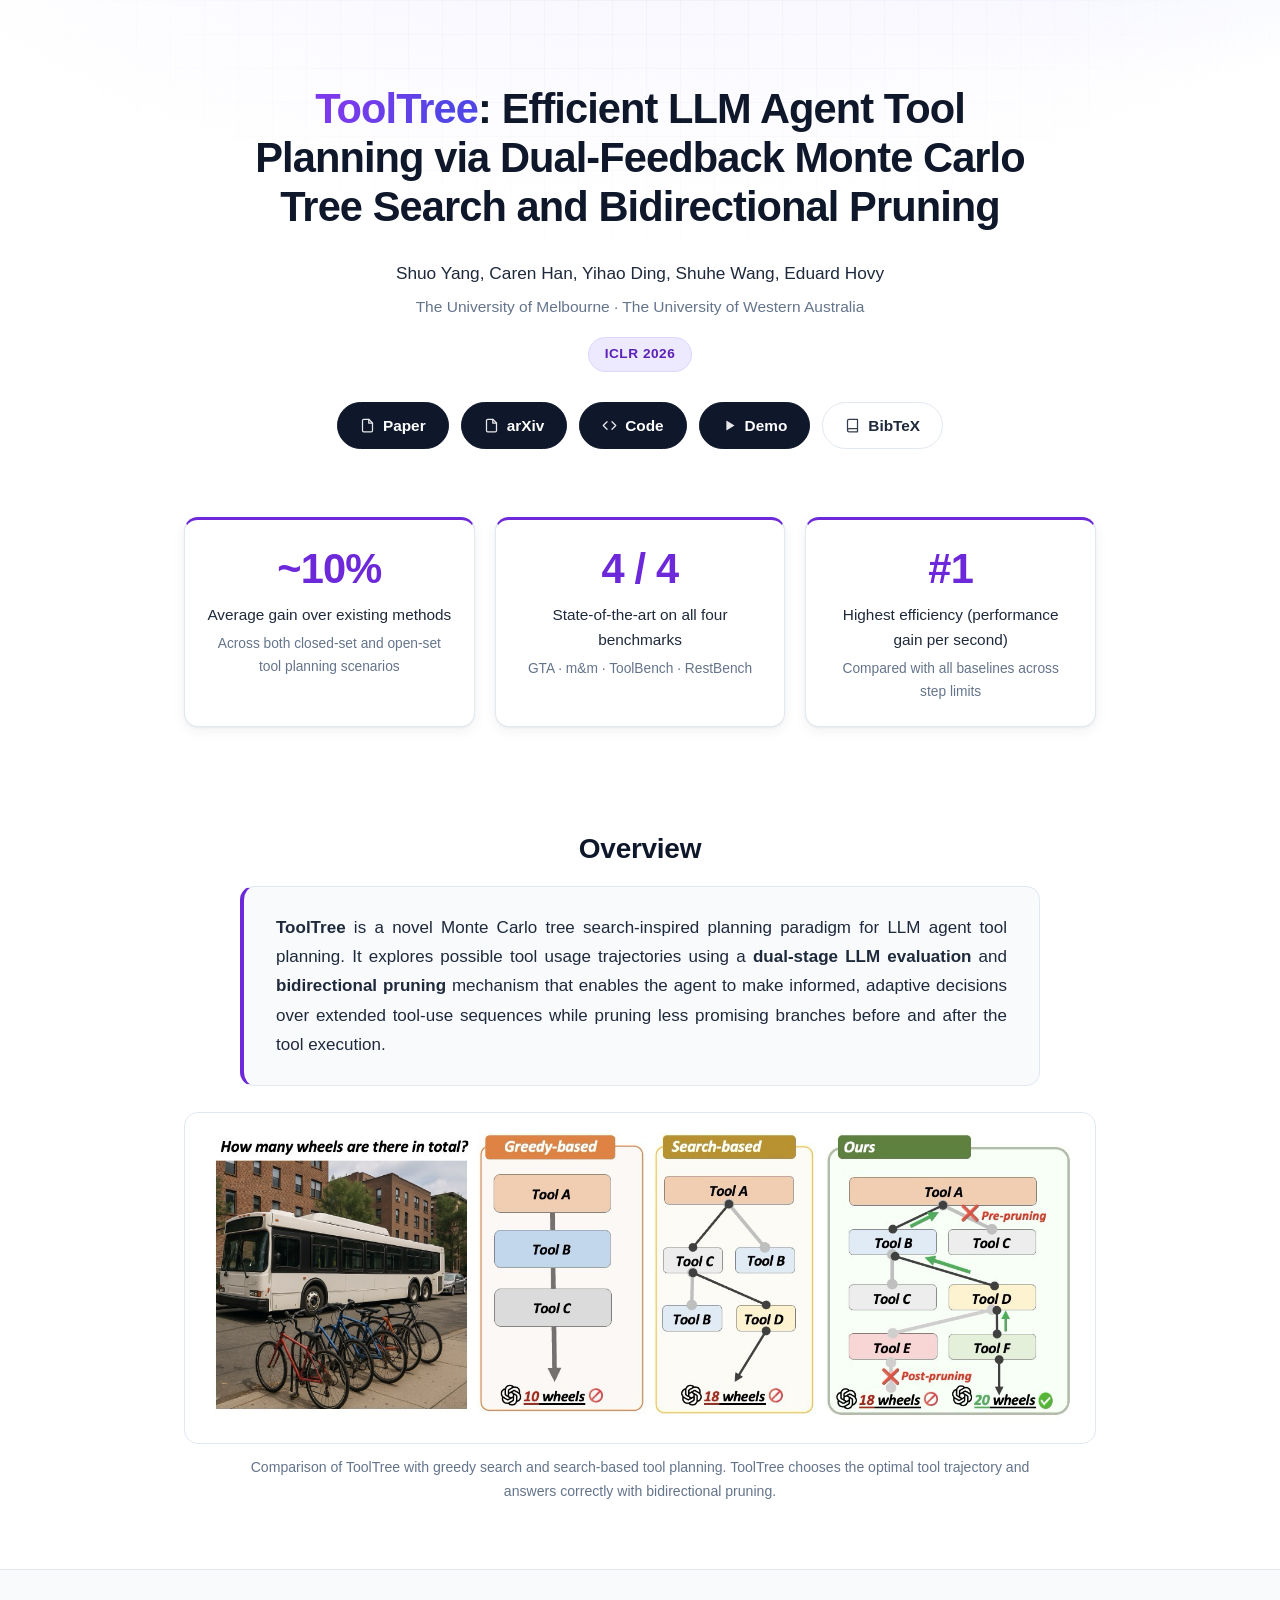
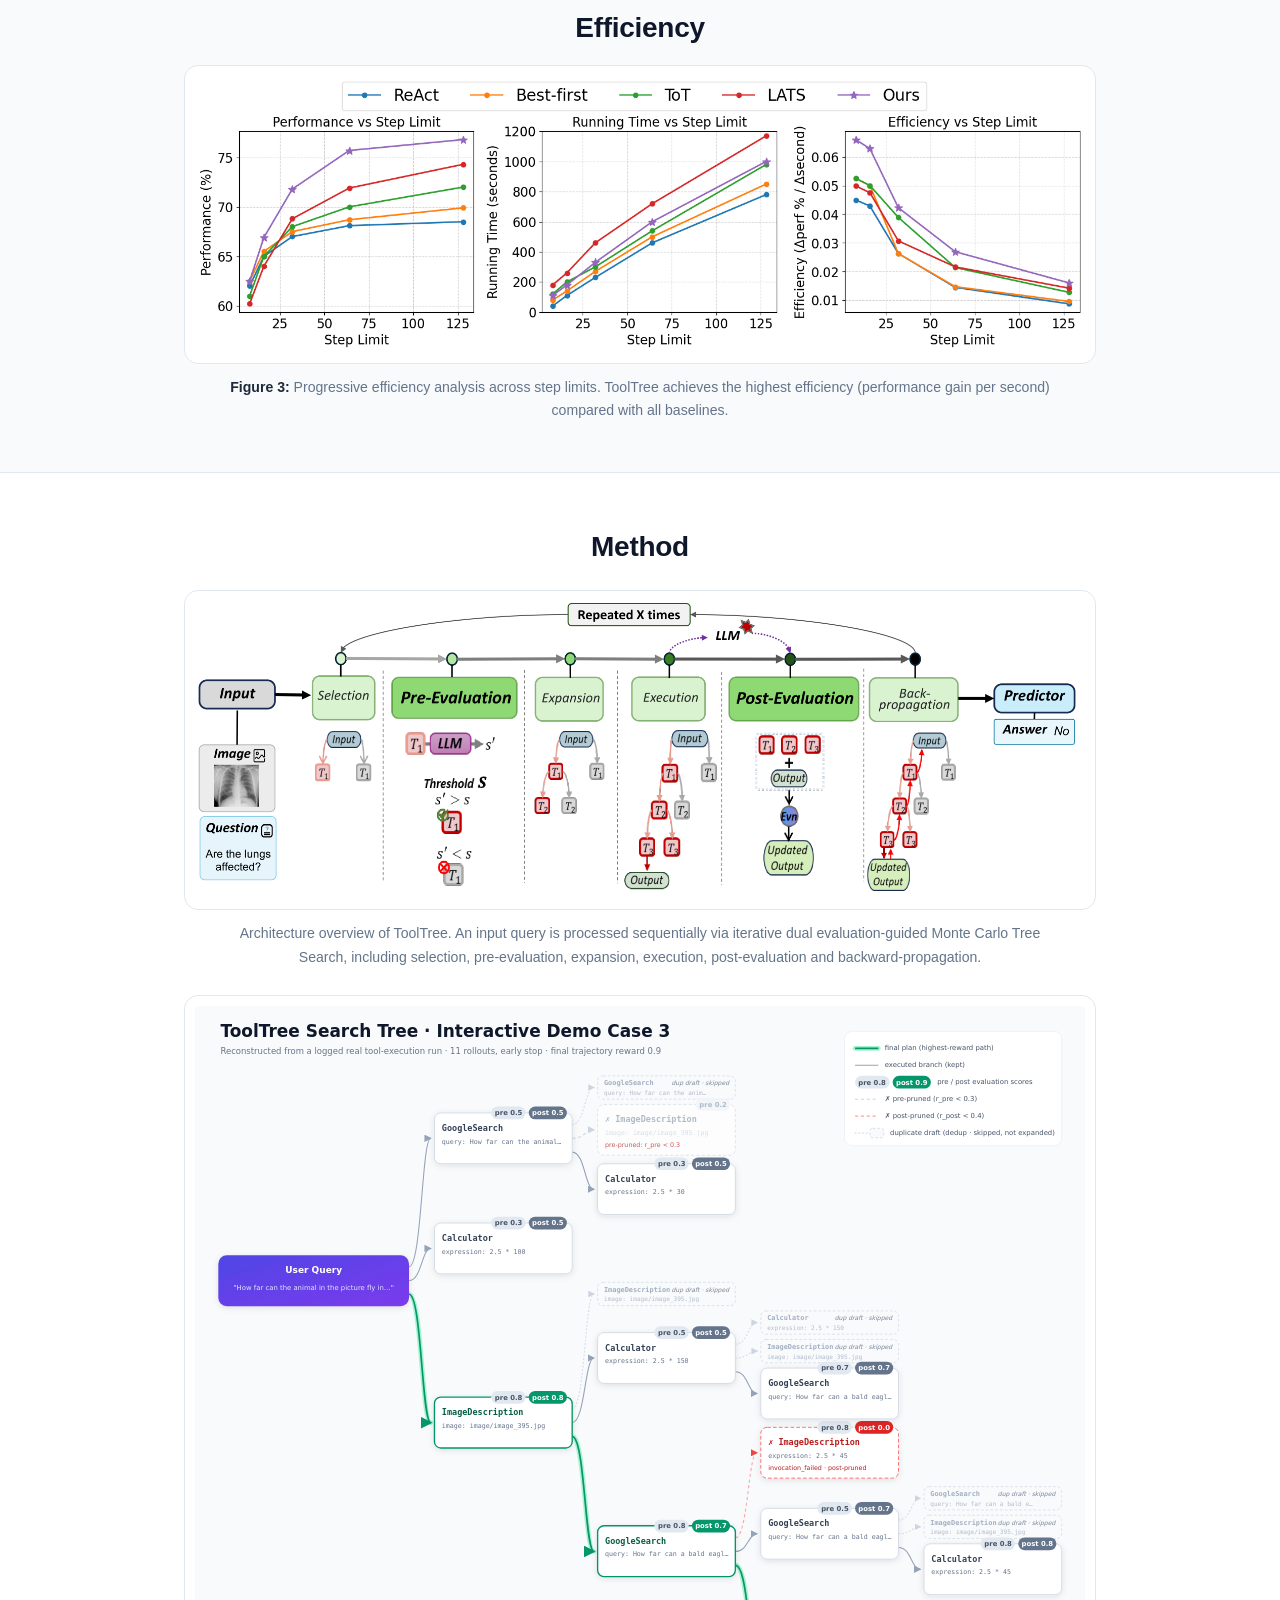
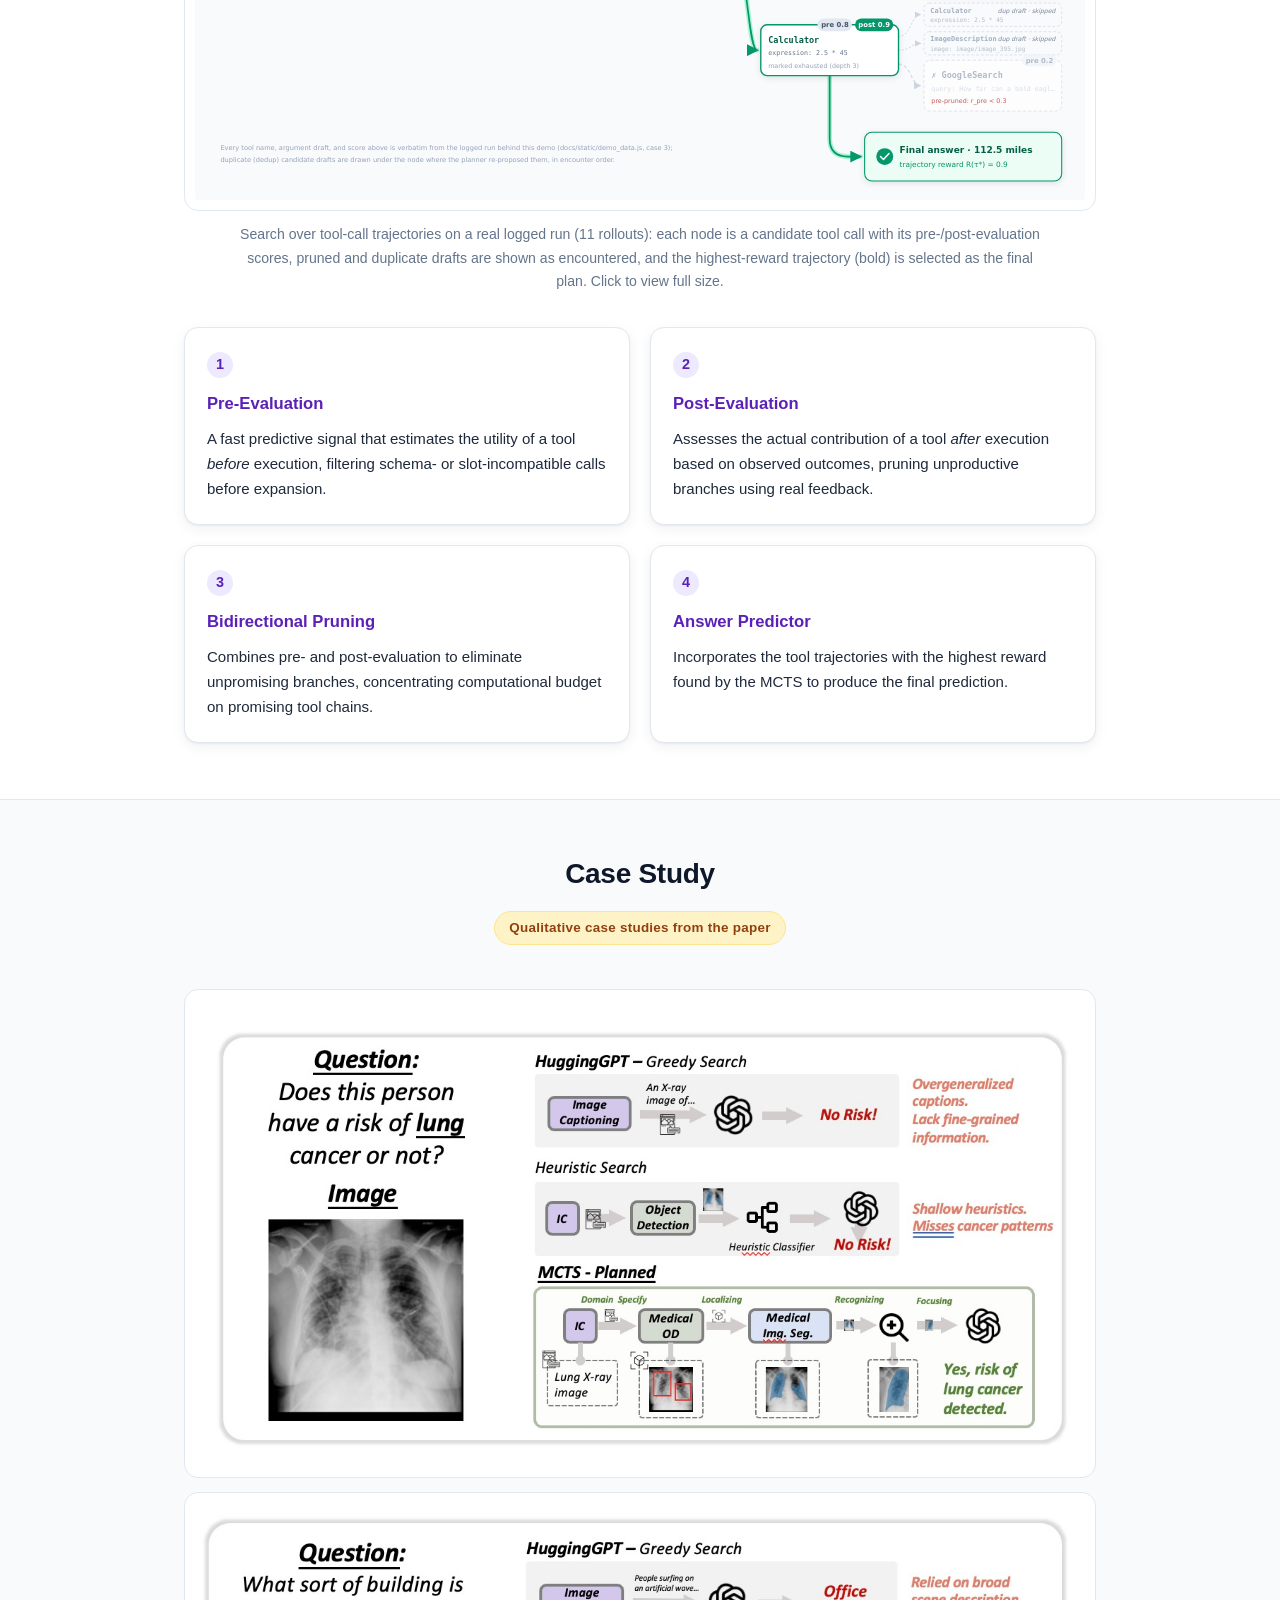
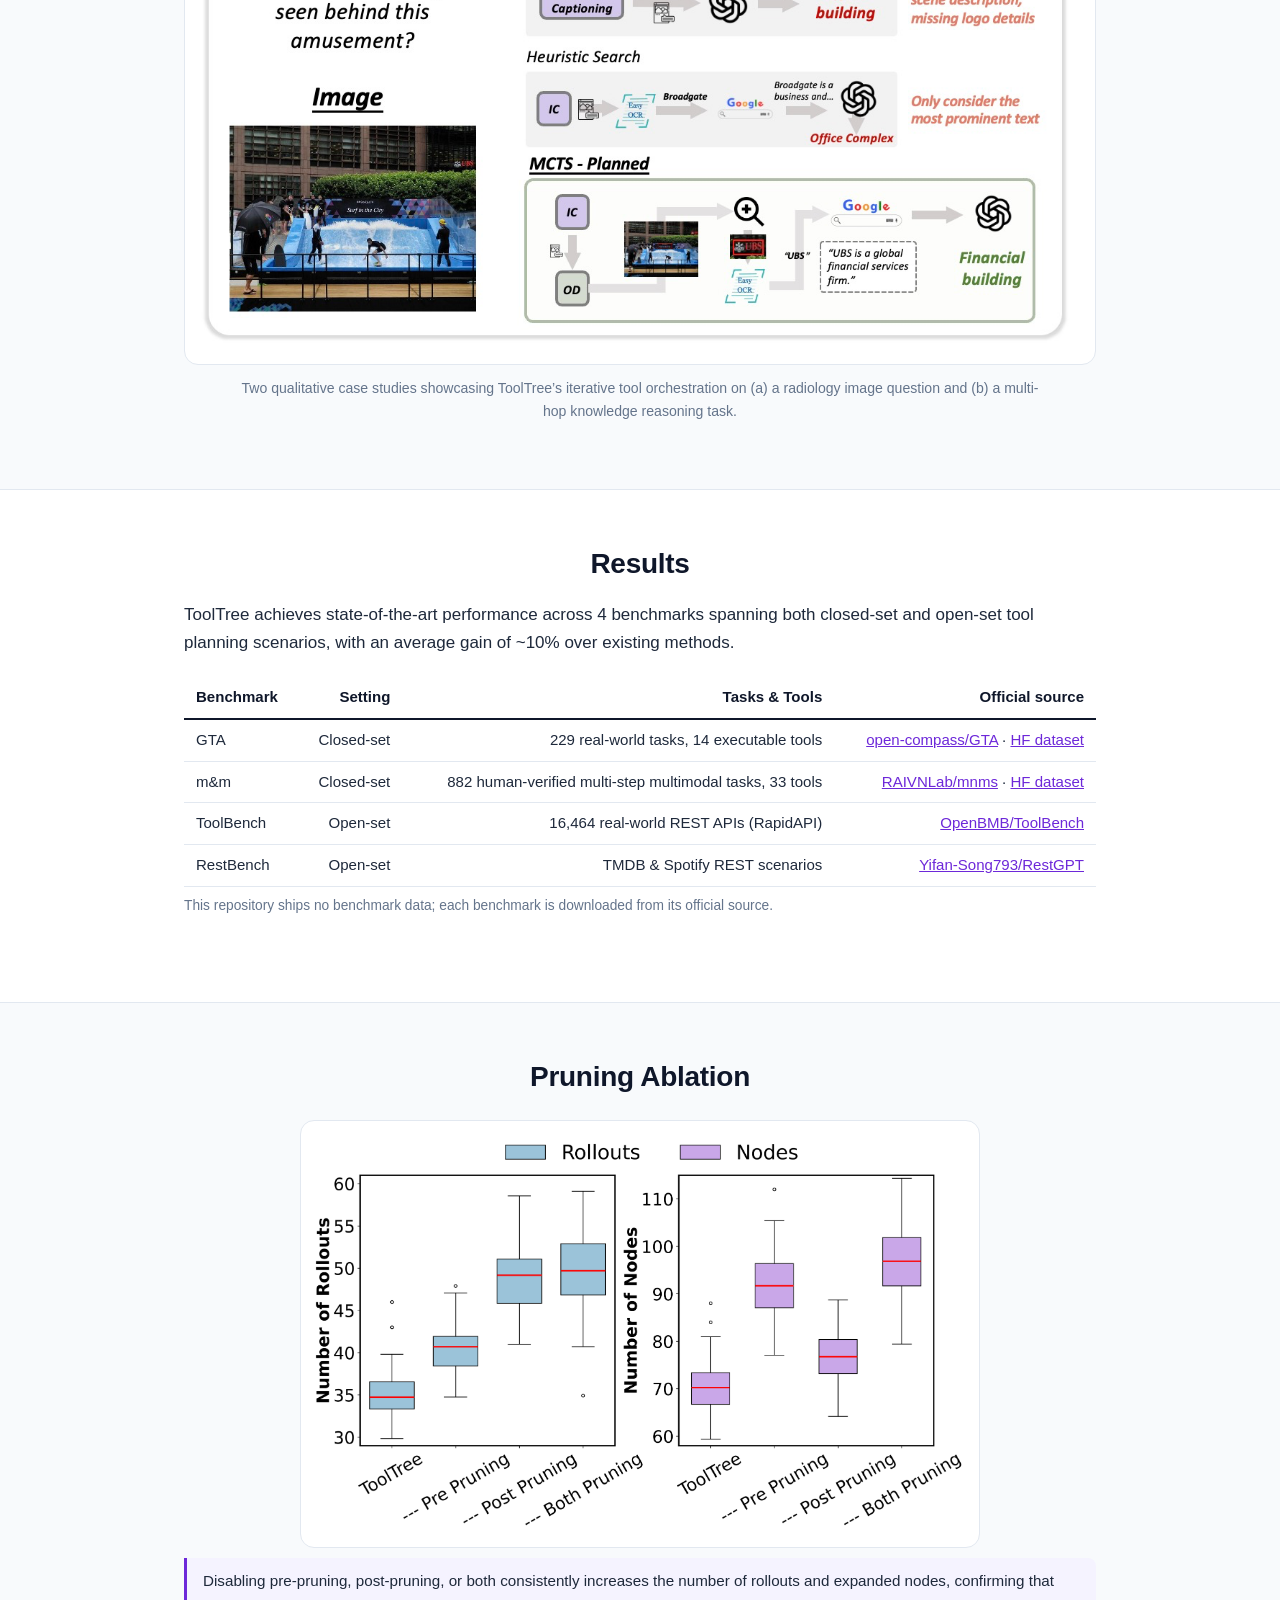
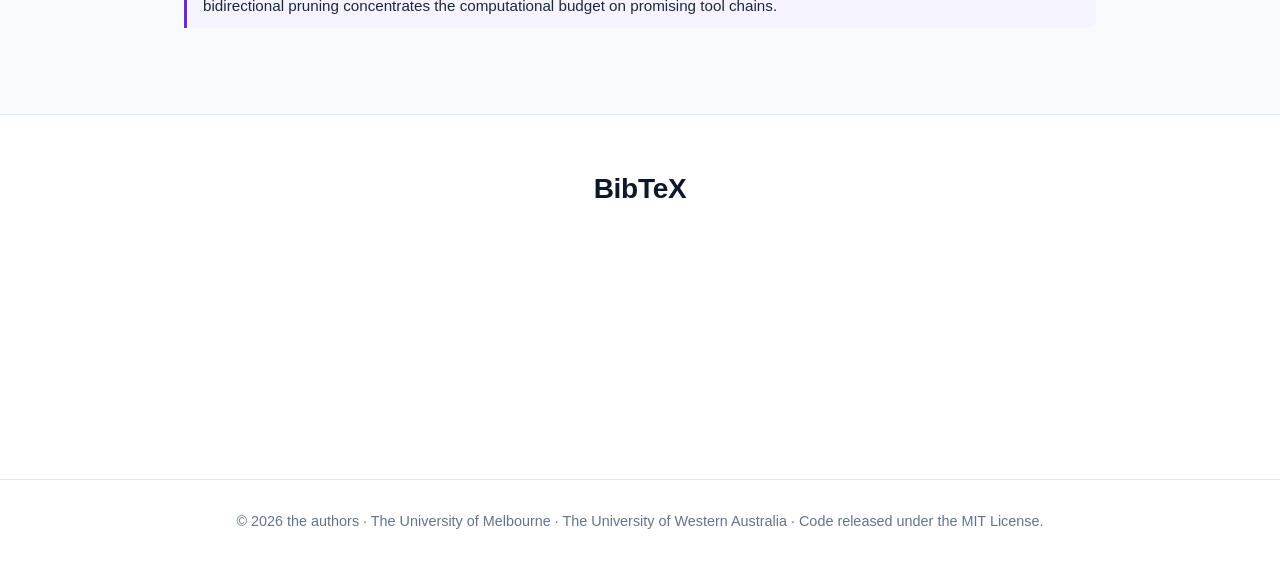
<file: docs/index.html>
<!DOCTYPE html>
<html lang="en">
<head>
<meta charset="utf-8">
<meta name="viewport" content="width=device-width, initial-scale=1">
<title>ToolTree: Efficient LLM Agent Tool Planning via Dual-Feedback Monte Carlo Tree Search and Bidirectional Pruning</title>
<meta name="description" content="ToolTree plans LLM agent tool use via dual-feedback Monte Carlo tree search with bidirectional pruning — state-of-the-art across 4 benchmarks with an average gain of ~10% over existing methods.">
<link rel="icon" href="data:,">
<link rel="stylesheet" href="static/style.css">
<script>document.documentElement.classList.add('js');</script>
</head>
<body>

<!-- ================= Sticky section nav (shown after scrolling past the hero) ================= -->
<nav class="topnav" id="topnav" aria-label="Page sections">
  <div class="topnav-inner">
    <a class="topnav-brand" href="#top">ToolTree</a>
    <div class="topnav-links">
      <a href="#overview">Overview</a>
      <a href="#efficiency">Efficiency</a>
      <a href="#method">Method</a>
      <a href="#case-study">Case Study</a>
      <a href="#results">Results</a>
      <a href="#ablation">Ablation</a>
      <a href="demo.html">Demo</a>
      <a href="#bibtex">BibTeX</a>
    </div>
  </div>
</nav>

<!-- ================= Hero ================= -->
<header class="hero" id="top">
  <div class="container">
    <h1><span class="hero-name">ToolTree</span>: Efficient LLM Agent Tool Planning via Dual-Feedback Monte Carlo Tree Search and Bidirectional Pruning</h1>
    <p class="authors">
      Shuo Yang, Caren Han, Yihao Ding, Shuhe Wang, Eduard Hovy
    </p>
    <p class="affiliation">The University of Melbourne &#183; The University of Western Australia</p>
    <p class="venue"><span class="venue-chip">ICLR 2026</span></p>
    <nav class="button-row" aria-label="Paper links">
      <a class="btn" href="https://openreview.net/forum?id=Ef5O9gNNLE" target="_blank" rel="noopener"><svg class="btn-ico" viewBox="0 0 24 24" aria-hidden="true" fill="none" stroke="currentColor" stroke-width="2" stroke-linecap="round" stroke-linejoin="round"><path d="M14 2H6a2 2 0 0 0-2 2v16a2 2 0 0 0 2 2h12a2 2 0 0 0 2-2V8z"/><polyline points="14 2 14 8 20 8"/></svg>Paper</a>
      <a class="btn" href="https://arxiv.org/abs/2603.12740" target="_blank" rel="noopener"><svg class="btn-ico" viewBox="0 0 24 24" aria-hidden="true" fill="none" stroke="currentColor" stroke-width="2" stroke-linecap="round" stroke-linejoin="round"><path d="M14 2H6a2 2 0 0 0-2 2v16a2 2 0 0 0 2 2h12a2 2 0 0 0 2-2V8z"/><polyline points="14 2 14 8 20 8"/></svg>arXiv</a>
      <a class="btn" href="https://github.com/SYang2000/ICLR_2026_ToolTree" target="_blank" rel="noopener"><svg class="btn-ico" viewBox="0 0 24 24" aria-hidden="true" fill="none" stroke="currentColor" stroke-width="2" stroke-linecap="round" stroke-linejoin="round"><polyline points="16 18 22 12 16 6"/><polyline points="8 6 2 12 8 18"/></svg>Code</a>
      <a class="btn" href="demo.html"><svg class="btn-ico" viewBox="0 0 24 24" aria-hidden="true" fill="currentColor" stroke="none"><polygon points="7 4 20 12 7 20 7 4"/></svg>Demo</a>
      <a class="btn btn-ghost" href="#bibtex"><svg class="btn-ico" viewBox="0 0 24 24" aria-hidden="true" fill="none" stroke="currentColor" stroke-width="2" stroke-linecap="round" stroke-linejoin="round"><path d="M4 19.5A2.5 2.5 0 0 1 6.5 17H20"/><path d="M6.5 2H20v20H6.5A2.5 2.5 0 0 1 4 19.5v-15A2.5 2.5 0 0 1 6.5 2z"/></svg>BibTeX</a>
    </nav>
  </div>
</header>

<main>

<!-- ================= Metric callouts ================= -->
<section class="metrics">
  <div class="container">
    <div class="metric-grid reveal stagger">
      <div class="metric-card">
        <div class="metric-value">~10%</div>
        <div class="metric-label">Average gain over existing methods</div>
        <div class="metric-sub">Across both closed-set and open-set tool planning scenarios</div>
      </div>
      <div class="metric-card">
        <div class="metric-value">4 / 4</div>
        <div class="metric-label">State-of-the-art on all four benchmarks</div>
        <div class="metric-sub">GTA &#183; m&amp;m &#183; ToolBench &#183; RestBench</div>
      </div>
      <div class="metric-card">
        <div class="metric-value">#1</div>
        <div class="metric-label">Highest efficiency (performance gain per second)</div>
        <div class="metric-sub">Compared with all baselines across step limits</div>
      </div>
    </div>
  </div>
</section>

<!-- ================= Overview ================= -->
<section id="overview">
  <div class="container">
    <h2>Overview</h2>
    <div class="abstract-card reveal">
      <p class="abstract-text">
          <strong>ToolTree</strong> is a novel Monte Carlo tree search-inspired planning paradigm for
          LLM agent tool planning. It explores possible tool usage trajectories using a
          <strong>dual-stage LLM evaluation</strong> and <strong>bidirectional pruning</strong> mechanism
          that enables the agent to make informed, adaptive decisions over extended tool-use sequences
          while pruning less promising branches before and after the tool execution.
      </p>
    </div>

    <figure class="paper-figure reveal">
      <img src="static/paper/comparison.png" alt="Concept comparison on a street photo asking how many wheels are in total: greedy-based planning commits to a single tool chain and answers incorrectly; search-based planning explores more tool branches but still returns a wrong count; ToolTree prunes branches before (pre-pruning) and after (post-pruning) execution and answers correctly.">
      <figcaption>Comparison of ToolTree with greedy search and search-based tool planning. ToolTree chooses
        the optimal tool trajectory and answers correctly with bidirectional pruning.</figcaption>
    </figure>
  </div>
</section>

<!-- ================= Efficiency (Figure 3) ================= -->
<section class="fig3-band section-alt" id="efficiency" aria-label="Progressive efficiency analysis">
  <div class="container">
    <h2>Efficiency</h2>
    <figure class="paper-figure reveal">
      <img src="static/paper/efficiency.png" alt="Three line charts across step limits comparing ReAct, Best-first, ToT, LATS, and ToolTree: performance versus step limit, running time versus step limit, and efficiency (performance gain per second) versus step limit — ToolTree sits highest on the performance and efficiency panels at every step limit.">
      <figcaption><span class="fig-tag">Figure 3:</span> Progressive efficiency analysis across step limits.
        ToolTree achieves the highest efficiency (performance gain per second) compared with all baselines.</figcaption>
    </figure>
  </div>
</section>

<!-- ================= Method ================= -->
<section id="method">
  <div class="container">
    <h2>Method</h2>
    <figure class="paper-figure reveal">
      <img src="static/paper/architecture.png" alt="ToolTree pipeline: an input query enters a repeated loop over the tool tree — selection, pre-evaluation of a candidate tool against a threshold before execution, expansion, execution, post-evaluation of the observed output, and backward-propagation — after which the answer predictor produces the final answer.">
      <figcaption>Architecture overview of ToolTree. An input query is processed sequentially via iterative
        dual evaluation-guided Monte Carlo Tree Search, including selection, pre-evaluation, expansion,
        execution, post-evaluation and backward-propagation.</figcaption>
    </figure>

    <figure class="paper-figure reveal">
      <a href="static/paper/case3_tree.svg" target="_blank" rel="noopener"><img src="static/paper/case3_tree.svg" width="1680" height="1500" alt="Search tree reconstructed from a logged 11-rollout run: from the user query on the left, candidate tool calls branch rightward with pre- and post-evaluation score badges; pre-pruned drafts are dashed with a cross, a failed call is post-pruned in red, duplicate drafts are shown as skipped, and the bold path leads to the final answer bar."></a>
      <figcaption>Search over tool-call trajectories on a real logged run (11 rollouts): each node is a
        candidate tool call with its pre-/post-evaluation scores, pruned and duplicate drafts are shown
        as encountered, and the highest-reward trajectory (bold) is selected as the final plan.
        Click to view full size.</figcaption>
    </figure>

    <div class="mech-grid mech-grid-4 reveal stagger">
      <div class="mech-card">
        <span class="mech-num">1</span>
        <h3>Pre-Evaluation</h3>
        <p>
          A fast predictive signal that estimates the utility of a tool <em>before</em> execution,
          filtering schema- or slot-incompatible calls before expansion.
        </p>
      </div>
      <div class="mech-card">
        <span class="mech-num">2</span>
        <h3>Post-Evaluation</h3>
        <p>
          Assesses the actual contribution of a tool <em>after</em> execution based on observed
          outcomes, pruning unproductive branches using real feedback.
        </p>
      </div>
      <div class="mech-card">
        <span class="mech-num">3</span>
        <h3>Bidirectional Pruning</h3>
        <p>
          Combines pre- and post-evaluation to eliminate unpromising branches, concentrating
          computational budget on promising tool chains.
        </p>
      </div>
      <div class="mech-card">
        <span class="mech-num">4</span>
        <h3>Answer Predictor</h3>
        <p>
          Incorporates the tool trajectories with the highest reward found by the MCTS to produce
          the final prediction.
        </p>
      </div>
    </div>
  </div>
</section>

<!-- ================= Case study ================= -->
<section id="case-study" class="section-alt">
  <div class="container">
    <h2>Case Study</h2>
    <span class="band-label">Qualitative case studies from the paper</span>
    <figure class="paper-figure reveal">
      <div class="figure-stack">
        <img src="static/paper/case_study_medical.png" alt="Case study (a): a radiology image question about lung cancer risk — greedy search relies on generic image captioning and heuristic search on shallow heuristics, both missing the finding, while the MCTS-planned trajectory orchestrates domain-specific imaging tools and detects the risk.">
        <img src="static/paper/case_study_reasoning.png" alt="Case study (b): a multi-hop knowledge reasoning question about the building seen behind an amusement area — greedy search and heuristic search answer from broad scene cues and the most prominent text, while the MCTS-planned trajectory chains recognition and search tools to identify the building correctly.">
      </div>
      <figcaption>Two qualitative case studies showcasing ToolTree&#8217;s iterative tool orchestration on
        (a) a radiology image question and (b) a multi-hop knowledge reasoning task.</figcaption>
    </figure>
  </div>
</section>

<!-- ================= Results ================= -->
<section id="results">
  <div class="container">
    <h2>Results</h2>
    <p>
      ToolTree achieves state-of-the-art performance across 4 benchmarks spanning both closed-set and
      open-set tool planning scenarios, with an average gain of ~10% over existing methods.
    </p>

    <div class="table-wrap reveal">
      <table class="results">
        <thead>
          <tr><th>Benchmark</th><th>Setting</th><th>Tasks &amp; Tools</th><th>Official source</th></tr>
        </thead>
        <tbody>
          <tr><td>GTA</td><td>Closed-set</td><td>229 real-world tasks, 14 executable tools</td><td><a href="https://github.com/open-compass/GTA" target="_blank" rel="noopener">open-compass/GTA</a> &#183; <a href="https://huggingface.co/datasets/Jize1/GTA" target="_blank" rel="noopener">HF dataset</a></td></tr>
          <tr><td>m&amp;m</td><td>Closed-set</td><td>882 human-verified multi-step multimodal tasks, 33 tools</td><td><a href="https://github.com/RAIVNLab/mnms" target="_blank" rel="noopener">RAIVNLab/mnms</a> &#183; <a href="https://huggingface.co/datasets/zixianma/mnms" target="_blank" rel="noopener">HF dataset</a></td></tr>
          <tr><td>ToolBench</td><td>Open-set</td><td>16,464 real-world REST APIs (RapidAPI)</td><td><a href="https://github.com/OpenBMB/ToolBench" target="_blank" rel="noopener">OpenBMB/ToolBench</a></td></tr>
          <tr><td>RestBench</td><td>Open-set</td><td>TMDB &amp; Spotify REST scenarios</td><td><a href="https://github.com/Yifan-Song793/RestGPT" target="_blank" rel="noopener">Yifan-Song793/RestGPT</a></td></tr>
        </tbody>
      </table>
    </div>

    <p class="table-note reveal">
      This repository ships no benchmark data; each benchmark is downloaded from its official source.
    </p>

  </div>
</section>

<!-- ================= Ablation ================= -->
<section id="ablation" class="section-alt">
  <div class="container">
    <h2>Pruning Ablation</h2>

    <div class="ablation-block reveal">
      <figure class="paper-figure figure-medium">
        <img src="static/paper/ablation_pruning.png" alt="Two box plots comparing ToolTree against variants without pre-pruning, without post-pruning, and without both: the number of rollouts and the number of expanded nodes are lowest for full ToolTree and grow as pruning stages are disabled.">
      </figure>
      <p class="takeaway">Disabling pre-pruning, post-pruning, or both consistently increases the number of
        rollouts and expanded nodes, confirming that bidirectional pruning concentrates the computational
        budget on promising tool chains.</p>
    </div>
  </div>
</section>

<!-- ================= BibTeX ================= -->
<section id="bibtex">
  <div class="container">
    <h2>BibTeX</h2>
    <div class="bibtex-box reveal">
      <button class="copy-btn" id="copy-btn" type="button">Copy</button>
      <pre id="bibtex-text">@inproceedings{yang2026tooltree,
title={ToolTree: Efficient {LLM} Tool Planning via Dual-Feedback Monte Carlo Tree Search and Bidirectional Pruning},
author={Shuo Yang and Caren Han and Yihao Ding and Shuhe Wang and Eduard Hovy},
booktitle={The Fourteenth International Conference on Learning Representations},
year={2026},
url={https://openreview.net/forum?id=Ef5O9gNNLE}
}</pre>
    </div>
  </div>
</section>

</main>

<footer>
  <div class="container">
    &#169; 2026 the authors &#183; The University of Melbourne &#183; The University of Western Australia &#183; Code released under the MIT License.
  </div>
</footer>

<script>
/* Sticky section nav: slides in once the hero has scrolled out of view. */
(function () {
  var hero = document.getElementById('top');
  var nav = document.getElementById('topnav');
  if (!hero || !nav || !('IntersectionObserver' in window)) return;
  var io = new IntersectionObserver(function (entries) {
    nav.classList.toggle('visible', !entries[0].isIntersecting);
  }, { rootMargin: '-56px 0px 0px 0px' });
  io.observe(hero);
})();

/* Scroll-reveal: fade/lift sections in as they enter the viewport.
   Elements are only hidden when <html> carries the .js class (added in <head>),
   so content stays visible with JS disabled; reduced-motion is handled in CSS. */
(function () {
  var els = document.querySelectorAll('.reveal');
  var i;
  if (!('IntersectionObserver' in window)) {
    for (i = 0; i < els.length; i++) els[i].classList.add('revealed');
    return;
  }
  var io = new IntersectionObserver(function (entries) {
    entries.forEach(function (en) {
      if (en.isIntersecting) {
        en.target.classList.add('revealed');
        io.unobserve(en.target);
      }
    });
  }, { threshold: 0.08, rootMargin: '0px 0px -8% 0px' });
  for (i = 0; i < els.length; i++) io.observe(els[i]);
})();

/* Lightbox: click (or Enter/Space) on a paper figure opens it enlarged; ESC / click closes. */
(function () {
  var imgs = document.querySelectorAll('figure.paper-figure img, .case-figure img');
  if (!imgs.length) return;
  var overlay = null, big = null, lastFocus = null;

  function build() {
    overlay = document.createElement('div');
    overlay.className = 'lightbox';
    overlay.setAttribute('role', 'dialog');
    overlay.setAttribute('aria-modal', 'true');
    overlay.setAttribute('aria-label', 'Enlarged figure');
    big = document.createElement('img');
    var closeBtn = document.createElement('button');
    closeBtn.className = 'lightbox-close';
    closeBtn.type = 'button';
    closeBtn.setAttribute('aria-label', 'Close enlarged figure');
    closeBtn.innerHTML = '&#215;';
    overlay.appendChild(big);
    overlay.appendChild(closeBtn);
    overlay.addEventListener('click', close);
    document.body.appendChild(overlay);
  }
  function open(img) {
    if (!overlay) build();
    lastFocus = img;
    big.src = img.currentSrc || img.src;
    big.alt = img.alt || '';
    overlay.classList.add('open');
    document.body.classList.add('no-scroll');
    overlay.querySelector('.lightbox-close').focus();
  }
  function close() {
    if (!overlay || !overlay.classList.contains('open')) return;
    overlay.classList.remove('open');
    document.body.classList.remove('no-scroll');
    if (lastFocus && lastFocus.focus) lastFocus.focus();
  }
  document.addEventListener('keydown', function (e) {
    if (e.key === 'Escape' || e.key === 'Esc') close();
  });
  Array.prototype.forEach.call(imgs, function (img) {
    img.setAttribute('tabindex', '0');
    img.setAttribute('role', 'button');
    img.addEventListener('click', function () { open(img); });
    img.addEventListener('keydown', function (e) {
      if (e.key === 'Enter' || e.key === ' ' || e.key === 'Spacebar') {
        e.preventDefault();
        open(img);
      }
    });
  });
})();

/* BibTeX copy button. */
(function () {
  var btn = document.getElementById('copy-btn');
  var pre = document.getElementById('bibtex-text');
  if (!btn || !pre) return;

  function flash(ok) {
    btn.textContent = ok ? 'Copied!' : 'Copy failed — select the text manually';
    setTimeout(function () { btn.textContent = 'Copy'; }, 2000);
  }

  function fallbackCopy(text) {
    var ta = document.createElement('textarea');
    ta.value = text;
    ta.setAttribute('readonly', '');
    ta.style.position = 'fixed';
    ta.style.left = '-9999px';
    document.body.appendChild(ta);
    ta.select();
    var ok = false;
    try { ok = document.execCommand('copy'); } catch (e) { ok = false; }
    document.body.removeChild(ta);
    flash(ok);
  }

  btn.addEventListener('click', function () {
    var text = pre.textContent;
    if (navigator.clipboard && navigator.clipboard.writeText) {
      navigator.clipboard.writeText(text).then(
        function () { flash(true); },
        function () { fallbackCopy(text); }
      );
    } else {
      fallbackCopy(text);
    }
  });
})();
</script>

</body>
</html>
</file>
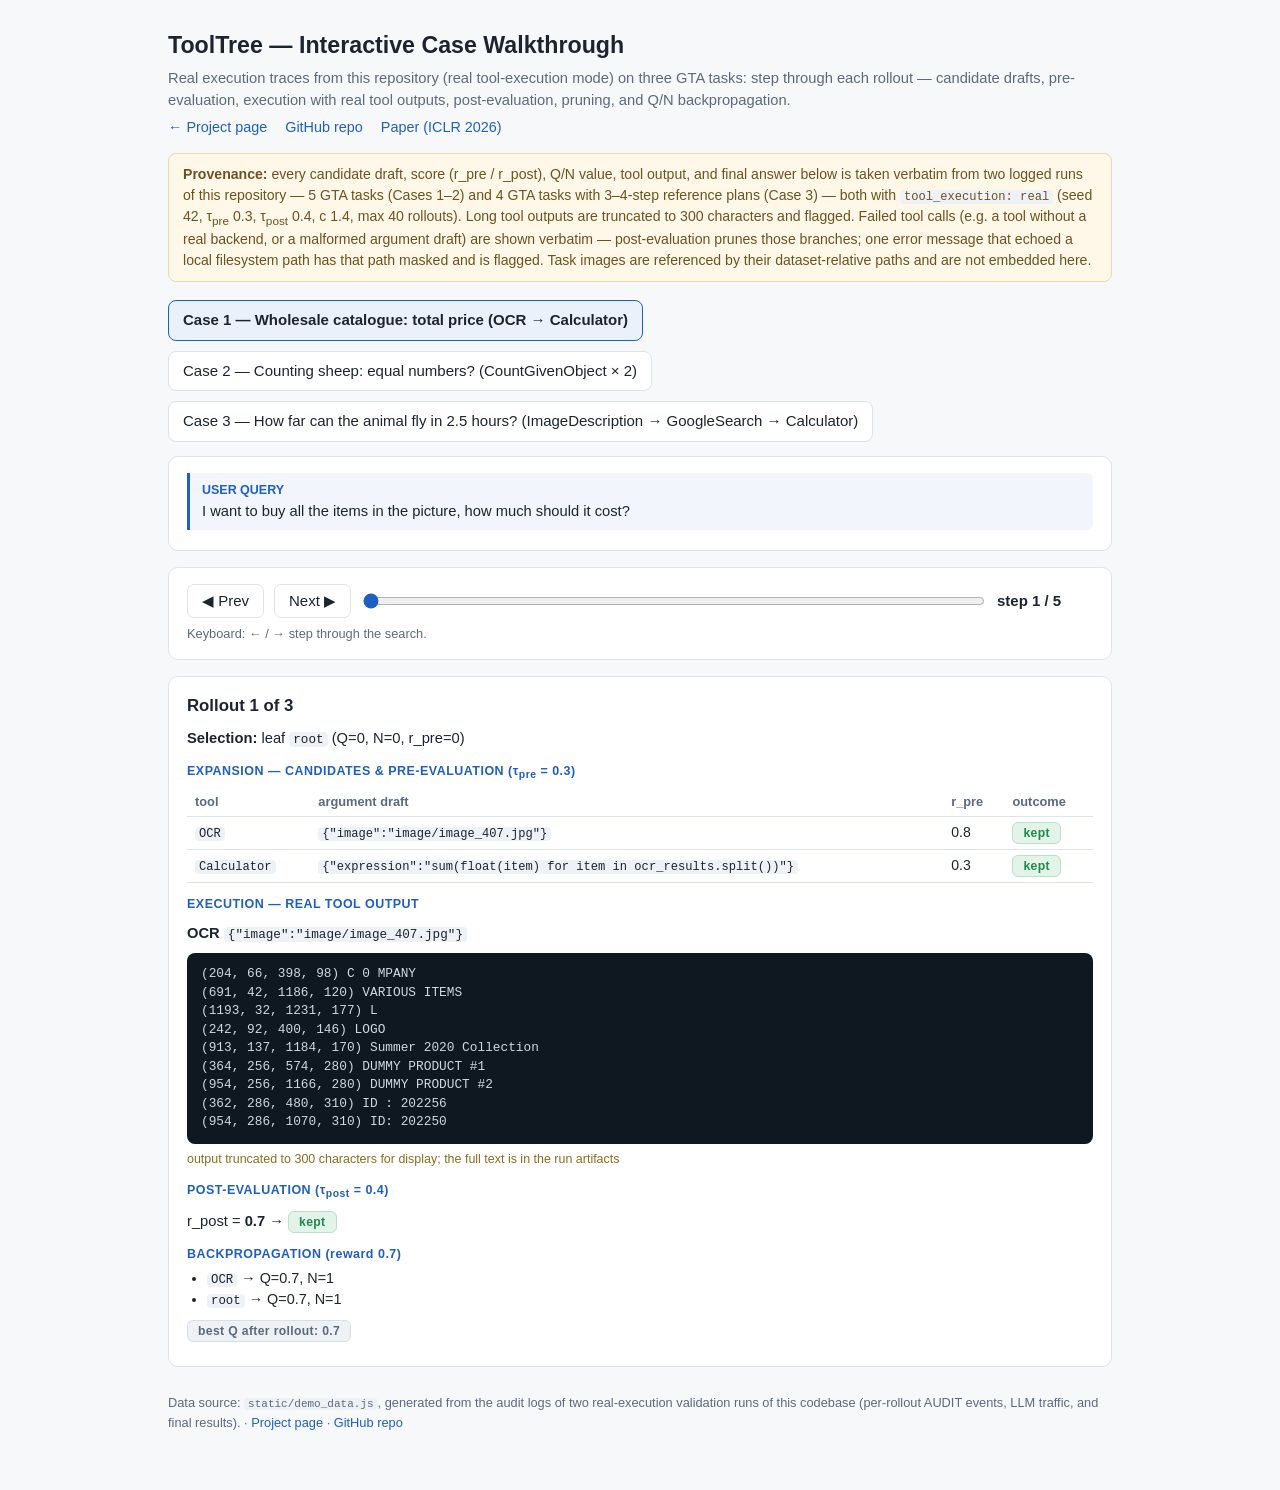
<file: docs/demo.html>
<!DOCTYPE html>
<html lang="en">
<head>
<meta charset="utf-8">
<meta name="viewport" content="width=device-width, initial-scale=1">
<title>ToolTree — Interactive Case Walkthrough</title>
<meta name="description" content="Step through real ToolTree search traces on three GTA tasks: candidate drafts, pre/post evaluation, bidirectional pruning, real tool outputs, and Q/N backpropagation.">
<link rel="icon" href="data:,">
<style>
  :root {
    --ink: #1c2430;
    --muted: #5b6a7c;
    --line: #dde4ec;
    --bg: #f6f8fa;
    --card: #ffffff;
    --accent: #1f5fbf;
    --ok: #1e8a4c;
    --bad: #b3402f;
    --warn: #8a6d1e;
  }
  * { box-sizing: border-box; }
  body {
    margin: 0;
    background: var(--bg);
    color: var(--ink);
    font-family: -apple-system, BlinkMacSystemFont, "Segoe UI", Helvetica, Arial, sans-serif;
    font-size: 15px;
    line-height: 1.5;
  }
  a { color: var(--accent); text-decoration: none; }
  a:hover { text-decoration: underline; }
  code { background: #eef2f7; border-radius: 4px; padding: 0 4px; font-size: .86em; }
  .wrap { max-width: 980px; margin: 0 auto; padding: 20px 18px 60px; }
  header h1 { font-size: 1.45rem; margin: 8px 0 4px; }
  header .sub { color: var(--muted); font-size: .92rem; }
  .navlinks { font-size: .9rem; margin-top: 6px; }
  .navlinks a + a { margin-left: 14px; }
  .banner {
    margin: 14px 0 18px;
    padding: 10px 14px;
    background: #fff7e8;
    border: 1px solid #ecd9ac;
    border-radius: 8px;
    font-size: .88rem;
    color: #6a5320;
  }
  .card {
    background: var(--card);
    border: 1px solid var(--line);
    border-radius: 10px;
    padding: 16px 18px;
    margin-bottom: 16px;
  }
  /* case tabs */
  .tabs { display: flex; gap: 10px; flex-wrap: wrap; margin-bottom: 14px; }
  .tabs button {
    font: inherit;
    padding: 8px 14px;
    border: 1px solid var(--line);
    border-radius: 8px;
    background: #fff;
    color: var(--ink);
    cursor: pointer;
    text-align: left;
  }
  .tabs button:hover { border-color: var(--accent); color: var(--accent); }
  .tabs button.active { border-color: var(--accent); background: #eaf1fb; font-weight: 600; }
  .query {
    border-left: 3px solid var(--accent);
    background: #f2f6fc;
    padding: 8px 12px;
    margin: 0 0 4px;
    font-size: .92rem;
    border-radius: 0 6px 6px 0;
  }
  .query .who { font-weight: 700; font-size: .78rem; color: var(--accent); display: block; }
  /* controls */
  .controls { display: flex; align-items: center; gap: 10px; flex-wrap: wrap; }
  .controls button {
    font: inherit;
    padding: 5px 14px;
    border: 1px solid var(--line);
    border-radius: 7px;
    background: #fff;
    color: var(--ink);
    cursor: pointer;
  }
  .controls button:hover { border-color: var(--accent); color: var(--accent); }
  .controls input[type=range] { flex: 1; min-width: 180px; accent-color: var(--accent); }
  .controls .steplabel { font-variant-numeric: tabular-nums; font-weight: 600; min-width: 96px; }
  .hint { color: var(--muted); font-size: .8rem; margin-top: 6px; }
  /* step panel */
  .stephead { display: flex; align-items: center; gap: 10px; flex-wrap: wrap; margin-bottom: 8px; }
  .stephead .sid { font-weight: 700; font-size: 1.05rem; }
  .badge {
    display: inline-block;
    padding: 1px 10px;
    border-radius: 6px;
    font-size: .76rem;
    font-weight: 700;
    letter-spacing: .03em;
    white-space: nowrap;
  }
  .badge.ok   { background: #e2f3e8; color: var(--ok);  border: 1px solid #bcdfc9; }
  .badge.bad  { background: #f7e8e5; color: var(--bad); border: 1px solid #e6c5be; }
  .badge.gray { background: #eef1f5; color: var(--muted); border: 1px solid #d8dfe7; }
  .secline { margin: 8px 0; font-size: .92rem; }
  .seclabel { font-weight: 700; font-size: .78rem; color: var(--accent); letter-spacing: .04em; display: block; margin: 12px 0 4px; }
  table.cands { width: 100%; border-collapse: collapse; font-size: .88rem; }
  table.cands th, table.cands td {
    text-align: left;
    padding: 5px 8px;
    border-bottom: 1px solid var(--line);
    vertical-align: top;
  }
  table.cands th { color: var(--muted); font-weight: 600; font-size: .8rem; }
  table.cands td.num { font-variant-numeric: tabular-nums; white-space: nowrap; }
  pre.out {
    background: #0f1720;
    color: #cfd8e3;
    border-radius: 8px;
    padding: 12px 14px;
    overflow-x: auto;
    font-size: .8rem;
    line-height: 1.45;
    white-space: pre-wrap;
    word-break: break-word;
    margin: 6px 0;
  }
  pre.out.err { color: #f0a89c; }
  .trunc { color: var(--warn); font-size: .78rem; }
  ul.plain { margin: 4px 0; padding-left: 20px; font-size: .9rem; }
  .answerbox {
    border-left: 3px solid var(--ok);
    background: #f0f9f3;
    padding: 10px 14px;
    border-radius: 0 6px 6px 0;
    margin: 8px 0;
    font-size: .95rem;
  }
  .stats { display: flex; gap: 22px; flex-wrap: wrap; font-size: .9rem; margin: 6px 0 2px; }
  .stats .k { color: var(--muted); }
  .stats .v { font-weight: 600; font-variant-numeric: tabular-nums; }
  figure.treefig {
    margin: 0 0 16px;
    background: var(--card);
    border: 1px solid var(--line);
    border-radius: 10px;
    padding: 14px 14px 10px;
  }
  figure.treefig img { display: block; width: 100%; height: auto; }
  figure.treefig figcaption { color: var(--muted); font-size: .8rem; margin-top: 8px; }
  #error {
    display: none;
    background: #f7e8e5;
    border: 1px solid #e6c5be;
    color: var(--bad);
    padding: 14px 16px;
    border-radius: 8px;
    margin-top: 14px;
  }
  footer { color: var(--muted); font-size: .8rem; margin-top: 26px; }
</style>
</head>
<body>
<div class="wrap">
  <header>
    <h1>ToolTree — Interactive Case Walkthrough</h1>
    <div class="sub">Real execution traces from this repository (real tool-execution mode) on three GTA tasks:
      step through each rollout — candidate drafts, pre-evaluation, execution with real tool outputs,
      post-evaluation, pruning, and Q/N backpropagation.</div>
    <div class="navlinks">
      <a href="index.html">&larr; Project page</a>
      <a href="https://github.com/SYang2000/ICLR_2026_ToolTree" target="_blank" rel="noopener">GitHub repo</a>
      <a href="https://openreview.net/forum?id=Ef5O9gNNLE" target="_blank" rel="noopener">Paper (ICLR 2026)</a>
    </div>
    <div class="banner">
      <b>Provenance:</b> every candidate draft, score (r_pre / r_post), Q/N value, tool output, and final
      answer below is taken verbatim from two logged runs of this repository — 5 GTA tasks (Cases 1&ndash;2)
      and 4 GTA tasks with 3&ndash;4-step reference plans (Case 3) — both with
      <code>tool_execution: real</code> (seed 42, &tau;<sub>pre</sub> 0.3, &tau;<sub>post</sub> 0.4,
      c 1.4, max 40 rollouts). Long tool outputs are truncated to 300 characters and flagged. Failed tool
      calls (e.g. a tool without a real backend, or a malformed argument draft) are shown verbatim —
      post-evaluation prunes those branches; one error message that echoed a local filesystem path has
      that path masked and is flagged. Task images are referenced by their dataset-relative paths and are
      not embedded here.
    </div>
  </header>

  <div id="error">
    Walkthrough data failed to load. This page needs <code>static/demo_data.js</code> next to it
    (shipped in the repo under <code>docs/static/</code>). If you are viewing a copy of this file alone,
    grab the full <code>docs/</code> directory from the
    <a href="https://github.com/SYang2000/ICLR_2026_ToolTree" target="_blank" rel="noopener">GitHub repo</a>.
  </div>

  <noscript><p style="max-width:720px;margin:24px auto;padding:12px 16px;background:#fef3c7;border:1px solid #d97706;border-radius:8px;font-size:14px">This interactive walkthrough requires JavaScript. The search mechanism it illustrates is documented on the <a href="index.html">project page</a> and in the <a href="https://github.com/SYang2000/ICLR_2026_ToolTree">repository README</a>.</p></noscript>

  <figure class="treefig" id="case3-tree">
    <a href="static/paper/case3_tree.svg" target="_blank" rel="noopener">
      <img src="static/paper/case3_tree.svg" alt="Full search tree of Case 3: from the user query, ImageDescription, GoogleSearch, and Calculator branches carry pre- and post-evaluation scores; dashed boxes mark pruned and duplicate (skipped) candidate drafts, and a bold green path through ImageDescription, GoogleSearch, and Calculator leads to the final answer of 112.5 miles." width="1680" height="1500">
    </a>
    <figcaption>Search tree of this case (reconstructed from the logged run): solid boxes are executed tool
      calls with their pre-/post-evaluation scores, dashed boxes are pruned or duplicate (skipped)
      candidate drafts, and the bold green path is the final highest-reward plan.</figcaption>
  </figure>

  <div id="app" style="display:none">
    <div class="tabs" id="tabs"></div>

    <div class="card">
      <div class="query"><span class="who">USER QUERY</span><span id="query"></span></div>
    </div>

    <div class="card">
      <div class="controls">
        <button id="btnPrev" title="previous step (&larr;)">&#9664; Prev</button>
        <button id="btnNext" title="next step (&rarr;)">Next &#9654;</button>
        <input type="range" id="slider" min="0" max="1" value="0" step="1">
        <span class="steplabel" id="stepLabel"></span>
      </div>
      <div class="hint">Keyboard: &larr; / &rarr; step through the search.</div>
    </div>

    <div class="card" id="stepPanel"></div>

    <footer>
      Data source: <code>static/demo_data.js</code>, generated from the audit logs of two real-execution
      validation runs of this codebase (per-rollout AUDIT events, LLM traffic, and final results).
      &middot; <a href="index.html">Project page</a>
      &middot; <a href="https://github.com/SYang2000/ICLR_2026_ToolTree" target="_blank" rel="noopener">GitHub repo</a>
    </footer>
  </div>
</div>

<script src="static/demo_data.js"></script>
<script>
(function () {
  "use strict";

  var D = window.DEMO_DATA;
  if (!D || !D.cases || !D.cases.length) {
    document.getElementById("error").style.display = "block";
    return;
  }
  document.getElementById("app").style.display = "block";

  var caseIdx = 0;
  var stepIdx = 0;
  var slider = document.getElementById("slider");

  function esc(s) {
    return String(s == null ? "" : s)
      .replace(/&/g, "&amp;").replace(/</g, "&lt;").replace(/>/g, "&gt;");
  }
  function num(x) { return esc(String(x)); }
  function args(a) { return "<code>" + esc(JSON.stringify(a)) + "</code>"; }

  // ---------- tabs ----------
  var tabsEl = document.getElementById("tabs");
  D.cases.forEach(function (c, i) {
    var b = document.createElement("button");
    b.textContent = c.title;
    b.addEventListener("click", function () { caseIdx = i; stepIdx = 0; render(); });
    tabsEl.appendChild(b);
  });

  // ---------- step rendering ----------
  function statusBadge(st) {
    if (st === "kept") return "<span class='badge ok'>kept</span>";
    if (st === "pre_pruned") return "<span class='badge bad'>pre-pruned</span>";
    return "<span class='badge gray'>dedup &middot; duplicate action</span>";
  }

  function candTable(cands) {
    var h = "<table class='cands'><tr><th>tool</th><th>argument draft</th><th>r_pre</th><th>outcome</th></tr>";
    cands.forEach(function (c) {
      h += "<tr><td><code>" + esc(c.tool) + "</code></td><td>" +
        (c.args ? args(c.args) : "&mdash;") + "</td><td class='num'>" +
        (c.r_pre == null ? "&mdash;" : num(c.r_pre)) + "</td><td>" +
        statusBadge(c.status) + "</td></tr>";
    });
    return h + "</table>";
  }

  function renderRollout(s, total) {
    var h = "<div class='stephead'><span class='sid'>Rollout " + s.rollout + " of " +
      total + "</span>";
    if (s.post_pruned) h += "<span class='badge bad'>branch post-pruned</span>";
    h += "</div>";

    if (s.discovery) {
      s.discovery.forEach(function (d) {
        h += "<span class='seclabel'>DISCOVERY PASS &mdash; CONSUMES NO ROLLOUT BUDGET</span>";
        h += "<div class='secline'>Selection first landed on leaf <code>" + esc(d.selected.action) +
          "</code> (Q=" + num(d.selected.Q) + ", N=" + d.selected.N + ", r_pre=" +
          num(d.selected.r_pre) + "), but its expansion produced no usable child:</div>";
        h += candTable(d.candidates);
        if (d.exhausted) {
          h += "<div class='secline'><code>" + esc(d.exhausted.node) +
            "</code> is marked exhausted (depth " + d.exhausted.depth +
            ") and selection re-runs.</div>";
        }
      });
    }

    var sel = s.selected;
    h += "<div class='secline'><b>Selection:</b> leaf <code>" + esc(sel.action) + "</code> " +
      "(Q=" + num(sel.Q) + ", N=" + sel.N + ", r_pre=" + num(sel.r_pre) + ")";
    if (s.realize) {
      h += " &mdash; unvisited candidate; its stored argument draft is executed (<code>realize_leaf</code>)";
    }
    h += "</div>";

    if (s.candidates.length) {
      h += "<span class='seclabel'>EXPANSION &mdash; CANDIDATES &amp; PRE-EVALUATION (&tau;<sub>pre</sub> = " +
        num(D.meta.tau_pre) + ")</span>";
      h += candTable(s.candidates);
    }

    if (s.executed) {
      var ex = s.executed;
      h += "<span class='seclabel'>EXECUTION &mdash; REAL TOOL OUTPUT</span>";
      h += "<div class='secline'><b>" + esc(ex.tool) + "</b> " + args(ex.args) + "</div>";
      h += "<pre class='out" + (ex.error ? " err" : "") + "'>" + esc(ex.output) + "</pre>";
      if (ex.truncated) {
        h += "<div class='trunc'>output truncated to " + D.meta.trunc_chars +
          " characters for display; the full text is in the run artifacts</div>";
      }
      if (ex.redacted) {
        h += "<div class='trunc'>a local filesystem path in this message is masked as " +
          "&lt;local dataset dir&gt;; everything else is verbatim</div>";
      }
      h += "<span class='seclabel'>POST-EVALUATION (&tau;<sub>post</sub> = " + num(s.tau_post) + ")</span>";
      h += "<div class='secline'>r_post = <b>" + num(s.r_post) + "</b> &rarr; " +
        (s.post_pruned ? "<span class='badge bad'>post-pruned</span>" : "<span class='badge ok'>kept</span>") +
        "</div>";
    }

    if (s.backprop.length) {
      h += "<span class='seclabel'>BACKPROPAGATION (reward " + num(s.backprop[0].reward) + ")</span>";
      h += "<ul class='plain'>";
      s.backprop.forEach(function (b) {
        h += "<li><code>" + esc(b.node) + "</code> &rarr; Q=" + num(b.Q) + ", N=" + b.N + "</li>";
      });
      h += "</ul>";
      h += "<div class='secline'><span class='badge gray'>best Q after rollout: " + num(s.best_q) + "</span></div>";
    }
    return h;
  }

  function renderTerminal(s) {
    if (s.event === "early_stop") {
      var eh = "<div class='stephead'><span class='sid'>Search terminated</span>" +
        "<span class='badge gray'>early_stop &middot; rollouts_used=" + s.rollouts_used + "</span></div>";
      eh += "<div class='secline'>The best root Q has plateaued: baseline " + num(s.baseline) +
        " vs best recent " + num(s.best_recent) + " &mdash; improvement " + num(s.improvement) +
        " &lt; &delta; = " + num(s.delta) + " over the last " + s.patience + " rollouts.</div>";
      if (s.exhausted.length) {
        eh += "<div class='secline'>Nodes marked exhausted during the search:</div><ul class='plain'>";
        s.exhausted.forEach(function (e) {
          eh += "<li><code>" + esc(e.node) + "</code> (depth " + e.depth + ")</li>";
        });
        eh += "</ul>";
      }
      eh += "<div class='secline'>The early-stopping rule halts the search at rollout " +
        s.rollouts_used + " &mdash; well under the budget of " + D.meta.max_rollouts +
        " rollouts.</div>";
      return eh;
    }
    var h = "<div class='stephead'><span class='sid'>Search terminated</span>" +
      "<span class='badge gray'>search_exhausted &middot; rollouts_used=" + s.rollouts_used + "</span></div>";
    if (s.dedups.length) {
      h += "<div class='secline'>Further expansion only produced duplicates of actions already on the path:</div><ul class='plain'>";
      s.dedups.forEach(function (d) {
        h += "<li><code>" + esc(d.tool) + "</code>" + (d.args ? " " + args(d.args) : "") +
          " <span class='badge gray'>dedup</span></li>";
      });
      h += "</ul>";
    } else {
      h += "<div class='secline'>Every remaining candidate was pre-pruned, post-pruned, or a duplicate of an action already on the path.</div>";
    }
    h += "<div class='secline'>Nodes marked exhausted:</div><ul class='plain'>";
    s.exhausted.forEach(function (e) {
      h += "<li><code>" + esc(e.node) + "</code> (depth " + e.depth + ")</li>";
    });
    h += "</ul><div class='secline'>With no expandable leaf left, the search stops early &mdash; well under the budget of " +
      D.meta.max_rollouts + " rollouts.</div>";
    return h;
  }

  function renderFinal(s) {
    var h = "<div class='stephead'><span class='sid'>Final trajectory &amp; answer</span>" +
      "<span class='badge ok'>highest-reward path</span></div>";
    h += "<span class='seclabel'>FINAL PLAN</span><ul class='plain'>";
    s.plan.forEach(function (p, i) {
      h += "<li>" + (i + 1) + ". <code>" + esc(p.tool) + "</code> " + args(p.args) + "</li>";
    });
    h += "</ul>";
    h += "<span class='seclabel'>FINAL ANSWER</span>";
    h += "<div class='answerbox'>" + esc(s.answer) + "</div>";
    h += "<div class='stats'>" +
      "<span><span class='k'>final reward&nbsp;</span><span class='v'>" + num(s.reward) + "</span></span>" +
      "<span><span class='k'>rollouts used&nbsp;</span><span class='v'>" + s.rollouts_used + "</span></span>" +
      "</div>";
    return h;
  }

  function render() {
    var c = D.cases[caseIdx];
    var steps = c.steps;
    stepIdx = Math.max(0, Math.min(steps.length - 1, stepIdx));

    Array.prototype.forEach.call(tabsEl.children, function (b, i) {
      b.className = i === caseIdx ? "active" : "";
    });
    var treeFig = document.getElementById("case3-tree");
    if (treeFig) treeFig.style.display = c.id === "case3" ? "" : "none";
    document.getElementById("query").textContent = c.query;

    slider.max = steps.length - 1;
    slider.value = stepIdx;
    document.getElementById("stepLabel").textContent = "step " + (stepIdx + 1) + " / " + steps.length;

    var s = steps[stepIdx];
    var totalRollouts = steps.filter(function (x) { return x.type === "rollout"; }).length;
    var html;
    if (s.type === "rollout") html = renderRollout(s, totalRollouts);
    else if (s.type === "terminal") html = renderTerminal(s);
    else html = renderFinal(s);
    document.getElementById("stepPanel").innerHTML = html;
  }

  function goto(i) { stepIdx = i; render(); }

  document.getElementById("btnPrev").addEventListener("click", function () { goto(stepIdx - 1); });
  document.getElementById("btnNext").addEventListener("click", function () { goto(stepIdx + 1); });
  slider.addEventListener("input", function () { goto(parseInt(slider.value, 10)); });
  document.addEventListener("keydown", function (e) {
    if (e.key === "ArrowLeft") { goto(stepIdx - 1); e.preventDefault(); }
    else if (e.key === "ArrowRight") { goto(stepIdx + 1); e.preventDefault(); }
  });

  render();
})();
</script>
</body>
</html>
</file>
<file: docs/static/style.css>
/* ToolTree project page — hand-written, zero external dependencies. */

:root {
  --ink: #1e293b;
  --ink-strong: #0f172a;
  --muted: #64748b;
  --accent: #6d28d9;
  --accent-dark: #5b21b6;
  --accent-soft: #ede9fe;
  --accent-faint: #f5f3ff;
  --border: #e2e8f0;
  --bg-alt: #f8fafc;
  --card-shadow: 0 1px 2px rgba(15, 23, 42, 0.05), 0 4px 14px rgba(15, 23, 42, 0.06);
  --card-shadow-lift: 0 2px 4px rgba(15, 23, 42, 0.06), 0 10px 28px rgba(15, 23, 42, 0.12);
  --nav-h: 52px;
}

* { box-sizing: border-box; }

html {
  scroll-behavior: smooth;
  scroll-padding-top: calc(var(--nav-h) + 12px);
}

body {
  margin: 0;
  font-family: -apple-system, BlinkMacSystemFont, "Segoe UI", Roboto, "Helvetica Neue",
    Helvetica, Arial, sans-serif, "Apple Color Emoji", "Segoe UI Emoji";
  font-size: 17px;
  line-height: 1.65;
  color: var(--ink);
  background: #ffffff;
  -webkit-font-smoothing: antialiased;
  text-rendering: optimizeLegibility;
}

body.no-scroll { overflow: hidden; }

.container {
  max-width: 960px;
  margin: 0 auto;
  padding: 0 24px;
}

section { padding: 56px 0; }
section.section-alt { background: var(--bg-alt); border-top: 1px solid var(--border); border-bottom: 1px solid var(--border); }

h2 {
  font-size: 1.75rem;
  line-height: 1.25;
  margin: 0 0 20px;
  color: var(--ink-strong);
  letter-spacing: -0.01em;
  text-align: center;
}

h3 {
  font-size: 1.15rem;
  margin: 32px 0 10px;
  color: var(--ink-strong);
}

p { margin: 0 0 16px; }
a { color: var(--accent); }
a:hover { color: var(--accent-dark); }

/* ---------- Sticky section nav ---------- */

.topnav {
  position: fixed;
  top: 0;
  left: 0;
  right: 0;
  z-index: 60;
  display: none;
  transform: translateY(-100%);
  background: rgba(255, 255, 255, 0.92);
  -webkit-backdrop-filter: blur(8px);
  backdrop-filter: blur(8px);
  border-bottom: 1px solid var(--border);
  transition: transform 0.25s ease, box-shadow 0.25s ease;
}
html.js .topnav { display: block; }
.topnav.visible {
  transform: translateY(0);
  box-shadow: 0 4px 18px rgba(15, 23, 42, 0.06);
}

.topnav-inner {
  max-width: 960px;
  margin: 0 auto;
  padding: 0 24px;
  height: var(--nav-h);
  display: flex;
  align-items: center;
  gap: 18px;
}

.topnav-brand {
  font-weight: 800;
  font-size: 1.02rem;
  letter-spacing: -0.01em;
  color: var(--accent-dark);
  text-decoration: none;
  flex: none;
}
.topnav-brand:hover { color: var(--accent); }

.topnav-links {
  display: flex;
  gap: 2px;
  margin-left: auto;
  overflow-x: auto;
  scrollbar-width: none;
}
.topnav-links::-webkit-scrollbar { display: none; }

.topnav-links a {
  color: var(--muted);
  text-decoration: none;
  font-size: 0.88rem;
  font-weight: 500;
  padding: 6px 10px;
  border-radius: 8px;
  white-space: nowrap;
  transition: color 0.15s ease, background-color 0.15s ease;
}
.topnav-links a:hover {
  color: var(--accent-dark);
  background: var(--accent-faint);
}

/* ---------- Hero ---------- */

.hero {
  position: relative;
  overflow: hidden;
  padding: 84px 0 60px;
  text-align: center;
  background:
    radial-gradient(1100px 480px at 50% -140px, var(--accent-faint), rgba(255, 255, 255, 0) 72%),
    radial-gradient(700px 340px at 88% -160px, #eef2ff, rgba(255, 255, 255, 0) 70%),
    #ffffff;
}

/* Faint dot-grid, fading out below the fold — pure CSS, no assets. */
.hero::before {
  content: "";
  position: absolute;
  inset: 0;
  background-image:
    linear-gradient(to right, rgba(15, 23, 42, 0.045) 1px, transparent 1px),
    linear-gradient(to bottom, rgba(15, 23, 42, 0.045) 1px, transparent 1px);
  background-size: 34px 34px;
  -webkit-mask-image: radial-gradient(820px 460px at 50% -60px, rgba(0, 0, 0, 0.85), transparent 78%);
  mask-image: radial-gradient(820px 460px at 50% -60px, rgba(0, 0, 0, 0.85), transparent 78%);
  pointer-events: none;
}

.hero .container { position: relative; }

.hero h1 {
  font-size: clamp(1.7rem, 4vw, 2.6rem);
  line-height: 1.18;
  letter-spacing: -0.022em;
  font-weight: 800;
  margin: 0 auto 28px;
  max-width: 880px;
  color: var(--ink-strong);
  text-wrap: balance;
}

.hero h1 .hero-name { color: var(--accent); }
@supports ((-webkit-background-clip: text) or (background-clip: text)) {
  .hero h1 .hero-name {
    background: linear-gradient(115deg, #7c3aed 20%, #4f46e5 80%);
    -webkit-background-clip: text;
    background-clip: text;
    -webkit-text-fill-color: transparent;
  }
}

.authors {
  font-size: 1.08rem;
  font-weight: 500;
  margin: 0 auto 6px;
  max-width: 820px;
  color: var(--ink);
}

.affiliation {
  font-size: 0.97rem;
  color: var(--muted);
  margin-bottom: 0;
}

.venue { margin: 18px 0 30px; }

.venue-chip {
  display: inline-block;
  font-size: 0.85rem;
  font-weight: 700;
  letter-spacing: 0.04em;
  color: var(--accent-dark);
  background: var(--accent-soft);
  border: 1px solid #ddd6fe;
  border-radius: 999px;
  padding: 5px 16px;
}

.button-row {
  display: flex;
  flex-wrap: wrap;
  justify-content: center;
  gap: 12px;
}

/* ---------- Buttons ---------- */

.btn {
  display: inline-flex;
  align-items: center;
  gap: 8px;
  padding: 10px 22px;
  border-radius: 999px;
  background: var(--ink-strong);
  color: #ffffff;
  text-decoration: none;
  font-size: 0.96rem;
  font-weight: 600;
  border: 1px solid var(--ink-strong);
  transition: background-color 0.18s ease, color 0.18s ease, border-color 0.18s ease,
    transform 0.18s ease, box-shadow 0.18s ease;
}
.btn:hover {
  background: #334155;
  border-color: #334155;
  color: #ffffff;
  transform: translateY(-2px);
  box-shadow: 0 6px 16px rgba(15, 23, 42, 0.16);
}
.btn:active { transform: translateY(0); box-shadow: none; }
.btn:focus-visible { outline: 3px solid var(--accent-soft); outline-offset: 2px; }

.btn .btn-ico { width: 15px; height: 15px; flex: none; opacity: 0.9; }

.btn-accent { background: var(--accent); border-color: var(--accent); }
.btn-accent:hover { background: var(--accent-dark); border-color: var(--accent-dark); }

.btn-outline {
  background: #ffffff;
  color: var(--accent-dark);
  border-color: #c4b5fd;
}
.btn-outline:hover {
  background: var(--accent);
  border-color: var(--accent);
  color: #ffffff;
  box-shadow: 0 6px 16px rgba(109, 40, 217, 0.25);
}

.btn-ghost {
  background: rgba(255, 255, 255, 0.7);
  color: var(--ink);
  border-color: var(--border);
}
.btn-ghost:hover {
  background: #ffffff;
  border-color: #cbd5e1;
  color: var(--ink-strong);
  box-shadow: 0 6px 16px rgba(15, 23, 42, 0.1);
}

/* ---------- Scroll-reveal (JS adds .js to <html>; no JS = always visible) ---------- */

html.js .reveal {
  opacity: 0;
  transform: translateY(16px);
  transition: opacity 0.55s ease, transform 0.55s ease;
}
html.js .reveal.revealed {
  opacity: 1;
  transform: none;
}

/* Staggered grids: the container fades, children lift in one after another. */
html.js .reveal.stagger { transform: none; }
html.js .reveal.stagger > * {
  opacity: 0;
  transform: translateY(14px);
  transition: opacity 0.5s ease, transform 0.5s ease, box-shadow 0.2s ease, border-color 0.2s ease;
}
html.js .reveal.stagger.revealed > * { opacity: 1; transform: none; }
html.js .reveal.stagger.revealed > :nth-child(2) {
  transition: opacity 0.5s ease 0.12s, transform 0.5s ease 0.12s, box-shadow 0.2s ease 0s, border-color 0.2s ease 0s;
}
html.js .reveal.stagger.revealed > :nth-child(3) {
  transition: opacity 0.5s ease 0.24s, transform 0.5s ease 0.24s, box-shadow 0.2s ease 0s, border-color 0.2s ease 0s;
}

/* ---------- Metric callout cards ---------- */

.metrics { padding: 8px 0 48px; }

.metric-grid {
  display: grid;
  grid-template-columns: repeat(3, 1fr);
  gap: 20px;
}

.metric-card {
  background: #ffffff;
  border: 1px solid var(--border);
  border-top: 3px solid var(--accent);
  border-radius: 14px;
  padding: 26px 22px 22px;
  text-align: center;
  box-shadow: var(--card-shadow);
  transition: box-shadow 0.2s ease, border-color 0.2s ease;
}
.metric-card:hover { box-shadow: var(--card-shadow-lift); border-color: #cbd5e1; border-top-color: var(--accent); }

.metric-value {
  font-size: 2.6rem;
  font-weight: 700;
  line-height: 1.1;
  color: var(--accent);
  letter-spacing: -0.02em;
}

.metric-label {
  margin-top: 10px;
  font-size: 0.96rem;
  color: var(--ink);
}

.metric-sub {
  margin-top: 6px;
  font-size: 0.86rem;
  color: var(--muted);
}

/* ---------- Showcase (the architecture figure inside Method) ---------- */
/* Breaks out of the 960px column, centered on the viewport — width/margin only,
   no transform (transform belongs to the .reveal animation). */
figure.paper-figure.figure-hero {
  width: min(1160px, calc(100vw - 48px));
  margin-left: calc((100% - min(1160px, calc(100vw - 48px))) / 2);
}
figure.paper-figure.figure-hero img {
  max-width: 100%;
  padding: 14px;
  border-radius: 18px;
  border-color: #e2e8f0;
  box-shadow: 0 10px 32px rgba(15, 23, 42, 0.10), 0 2px 8px rgba(15, 23, 42, 0.06);
}
figure.paper-figure.figure-hero img:hover {
  box-shadow: 0 14px 40px rgba(109, 40, 217, 0.16), 0 3px 10px rgba(15, 23, 42, 0.08);
  border-color: #c4b5fd;
}
figure.paper-figure.figure-hero figcaption { max-width: 900px; }

/* ---------- Figure 3 band (between abstract and method) ---------- */
.fig3-band { padding: 40px 0; }
.fig3-band figure.paper-figure { margin-top: 0; }

/* ---------- Figure 1 beside the abstract (unused fallback) ---------- */
.abstract-grid {
  display: grid;
  grid-template-columns: 1.15fr 0.62fr;
  gap: 30px;
  align-items: center;
}
.abstract-grid .abstract-card { max-width: none; margin: 0; }
figure.paper-figure.figure-side { margin: 0; }
figure.paper-figure.figure-side img { max-width: 100%; padding: 8px; }
figure.paper-figure.figure-side figcaption { font-size: 0.8rem; margin-top: 10px; }
@media (max-width: 880px) {
  .abstract-grid { grid-template-columns: 1fr; }
  figure.paper-figure.figure-side img { max-width: 420px; }
}

/* ---------- Abstract ---------- */

.abstract-card {
  max-width: 800px;
  margin: 0 auto;
  background: var(--bg-alt, #f8fafc);
  border: 1px solid var(--border);
  border-left: 4px solid #6d28d9;
  border-radius: 14px;
  padding: 26px 32px;
}
.abstract-text {
  margin: 0;
  text-align: justify;
  hyphens: auto;
  line-height: 1.72;
}
@media (max-width: 640px) {
  .abstract-card { padding: 18px 18px; }
  .abstract-text { text-align: left; }
}

/* ---------- Paper figures ---------- */

figure.paper-figure {
  margin: 26px auto 10px;
  text-align: center;
}
figure.paper-figure img {
  width: 100%;
  max-width: 960px;
  height: auto;
  display: block;
  margin: 0 auto;
  background: #ffffff;
  border: 1px solid var(--border);
  border-radius: 14px;
  padding: 10px;
  transition: box-shadow 0.2s ease, border-color 0.2s ease;
}
figure.paper-figure img:hover { box-shadow: var(--card-shadow-lift); border-color: #cbd5e1; }
html.js figure.paper-figure img,
html.js .case-figure img { cursor: zoom-in; }
figure.paper-figure.figure-narrow img { max-width: 560px; }
figure.paper-figure.figure-medium img { max-width: 680px; }
figure.paper-figure .figure-stack img + img { margin-top: 14px; }
figure.paper-figure figcaption {
  font-size: 0.88rem;
  color: var(--muted);
  text-align: center;
  max-width: 820px;
  margin: 12px auto 0;
}
figure.paper-figure figcaption .fig-tag {
  font-weight: 600;
  color: var(--ink);
}

.mech-grid {
  display: grid;
  grid-template-columns: repeat(3, 1fr);
  gap: 20px;
  margin-top: 34px;
}

.mech-card {
  background: #ffffff;
  border: 1px solid var(--border);
  border-radius: 14px;
  padding: 22px;
  box-shadow: var(--card-shadow);
  transition: box-shadow 0.2s ease, border-color 0.2s ease;
}
.mech-card:hover { box-shadow: var(--card-shadow-lift); border-color: #cbd5e1; }

.mech-card h3 {
  margin: 0 0 10px;
  font-size: 1.04rem;
  color: var(--accent-dark);
}

.mech-card p { margin: 0; font-size: 0.94rem; color: var(--ink); }

.mech-num {
  display: inline-flex;
  align-items: center;
  justify-content: center;
  width: 26px;
  height: 26px;
  margin-bottom: 12px;
  border-radius: 50%;
  background: var(--accent-soft);
  color: var(--accent-dark);
  font-weight: 700;
  font-size: 0.9rem;
}

.gradient-free {
  margin: 30px auto 0;
  max-width: 820px;
  text-align: center;
  font-size: 0.98rem;
  background: var(--accent-faint);
  border: 1px solid var(--accent-soft);
  border-radius: 10px;
  padding: 12px 18px;
  color: var(--ink);
}

/* ---------- Tables ---------- */

.table-wrap { overflow-x: auto; margin: 20px 0 6px; }

table.results {
  width: 100%;
  border-collapse: collapse;
  font-size: 0.94rem;
  background: #ffffff;
}

table.results caption {
  caption-side: top;
  text-align: left;
  font-weight: 600;
  font-size: 1.02rem;
  color: var(--ink-strong);
  padding: 0 0 10px;
}

table.results th, table.results td {
  padding: 8px 12px;
  text-align: right;
  border-bottom: 1px solid var(--border);
  white-space: nowrap;
}

table.results th:first-child, table.results td:first-child { text-align: left; }

table.results thead th {
  border-bottom: 2px solid var(--ink-strong);
  color: var(--ink-strong);
  font-weight: 600;
}

table.results tbody tr { transition: background-color 0.15s ease; }
table.results tbody tr:hover td { background: var(--bg-alt); }

table.results tr.ours td {
  background: var(--accent-soft);
  font-weight: 700;
  color: var(--accent-dark);
}
table.results tr.ours:hover td { background: var(--accent-soft); }
table.results tr.ours td:first-child { border-left: 3px solid var(--accent); }

.table-note {
  font-size: 0.86rem;
  color: var(--muted);
  margin: 8px 0 28px;
}

.takeaway {
  font-size: 0.95rem;
  margin: 10px 0 30px;
  padding: 10px 16px;
  background: var(--accent-faint);
  border-left: 3px solid var(--accent);
  border-radius: 0 8px 8px 0;
}

.ablation-block { margin-bottom: 8px; }

.block-title {
  text-align: center;
  margin-top: 44px;
  font-size: 1.25rem;
}

.block-intro {
  max-width: 820px;
  margin: 0 auto 4px;
}

/* ---------- Efficiency & transfer ---------- */

.info-card {
  background: #ffffff;
  border: 1px solid var(--border);
  border-radius: 14px;
  padding: 24px;
  box-shadow: var(--card-shadow);
  transition: box-shadow 0.2s ease, border-color 0.2s ease;
}
.info-card:hover { box-shadow: var(--card-shadow-lift); border-color: #cbd5e1; }
.info-card h3 { margin: 0 0 10px; font-size: 1.08rem; }
.info-card p { margin: 0 0 10px; font-size: 0.96rem; }
.info-card p:last-child { margin-bottom: 0; }

.info-card-solo { max-width: 820px; margin: 18px auto 34px; }

/* ---------- Case study band ---------- */

.band-label {
  display: inline-block;
  font-size: 0.84rem;
  font-weight: 600;
  letter-spacing: 0.02em;
  color: #92400e;
  background: #fef3c7;
  border: 1px solid #fde68a;
  border-radius: 999px;
  padding: 5px 14px;
  margin-bottom: 18px;
}

.case-figure { margin: 18px 0; text-align: center; }
.case-figure img {
  width: 100%;
  max-width: 860px;
  height: auto;
  border: 1px solid var(--border);
  border-radius: 14px;
  background: #ffffff;
  transition: box-shadow 0.2s ease, border-color 0.2s ease;
}
.case-figure img:hover { box-shadow: var(--card-shadow-lift); border-color: #cbd5e1; }

.case-text { max-width: 820px; margin: 0 auto 22px; }

.case-actions {
  display: flex;
  flex-wrap: wrap;
  justify-content: center;
  align-items: center;
  gap: 18px;
}
.case-actions .aux-link { font-size: 0.95rem; }

#case-study { text-align: center; }
#case-study .case-text { text-align: left; }

/* ---------- Lightbox (created by JS on demand) ---------- */

.lightbox {
  position: fixed;
  inset: 0;
  z-index: 100;
  display: flex;
  align-items: center;
  justify-content: center;
  padding: 30px;
  background: rgba(15, 23, 42, 0.84);
  opacity: 0;
  visibility: hidden;
  transition: opacity 0.2s ease, visibility 0.2s ease;
  cursor: zoom-out;
}
.lightbox.open { opacity: 1; visibility: visible; }

.lightbox img {
  max-width: min(1200px, 100%);
  max-height: 92vh;
  width: auto;
  height: auto;
  background: #ffffff;
  border-radius: 10px;
  padding: 8px;
  box-shadow: 0 24px 70px rgba(0, 0, 0, 0.45);
}

.lightbox-close {
  position: absolute;
  top: 14px;
  right: 18px;
  width: 40px;
  height: 40px;
  border: 1px solid rgba(255, 255, 255, 0.35);
  border-radius: 50%;
  background: rgba(15, 23, 42, 0.5);
  color: #f1f5f9;
  font-size: 1.35rem;
  line-height: 1;
  cursor: pointer;
  transition: background-color 0.15s ease, border-color 0.15s ease;
}
.lightbox-close:hover { background: rgba(51, 65, 85, 0.85); border-color: rgba(255, 255, 255, 0.6); }
.lightbox-close:focus-visible { outline: 3px solid var(--accent-soft); outline-offset: 2px; }

/* ---------- BibTeX ---------- */

.bibtex-box { position: relative; max-width: 860px; margin: 0 auto; }

.bibtex-box pre {
  background: #0f172a;
  color: #e2e8f0;
  border-radius: 14px;
  padding: 24px 26px;
  overflow-x: auto;
  font-family: ui-monospace, SFMono-Regular, Menlo, Consolas, "Liberation Mono", monospace;
  font-size: 0.86rem;
  line-height: 1.55;
  margin: 0;
}

.copy-btn {
  position: absolute;
  top: 12px;
  right: 12px;
  background: #334155;
  color: #e2e8f0;
  border: 1px solid #475569;
  border-radius: 8px;
  padding: 6px 14px;
  font-size: 0.84rem;
  font-family: inherit;
  cursor: pointer;
  transition: background-color 0.15s ease;
}
.copy-btn:hover { background: #475569; }

/* ---------- Footer ---------- */

footer {
  border-top: 1px solid var(--border);
  padding: 30px 0 38px;
  text-align: center;
  font-size: 0.9rem;
  color: var(--muted);
}

/* ---------- Responsive ---------- */

@media (max-width: 760px) {
  section { padding: 42px 0; }
  .hero { padding: 60px 0 46px; }
  .metric-grid, .mech-grid { grid-template-columns: 1fr; }
  .metric-value { font-size: 2.2rem; }
  body { font-size: 16px; }
  .topnav-inner { gap: 12px; padding: 0 16px; }
}

/* ---------- Reduced motion: no animation, everything visible ---------- */

@media (prefers-reduced-motion: reduce) {
  html { scroll-behavior: auto; }
  html.js .reveal,
  html.js .reveal.stagger > * {
    opacity: 1;
    transform: none;
  }
  *, *::before, *::after {
    transition: none !important;
    animation: none !important;
  }
  .btn:hover { transform: none; }
}

/* 4-card mechanism grid: 2x2 on desktop, single column on narrow screens.
   (Kept after the responsive block above so the narrow-screen override below
   must also live here — same specificity, source order decides.) */
.mech-grid.mech-grid-4 { grid-template-columns: repeat(2, 1fr); }
@media (max-width: 760px) {
  .mech-grid.mech-grid-4 { grid-template-columns: 1fr; }
}
</file>
